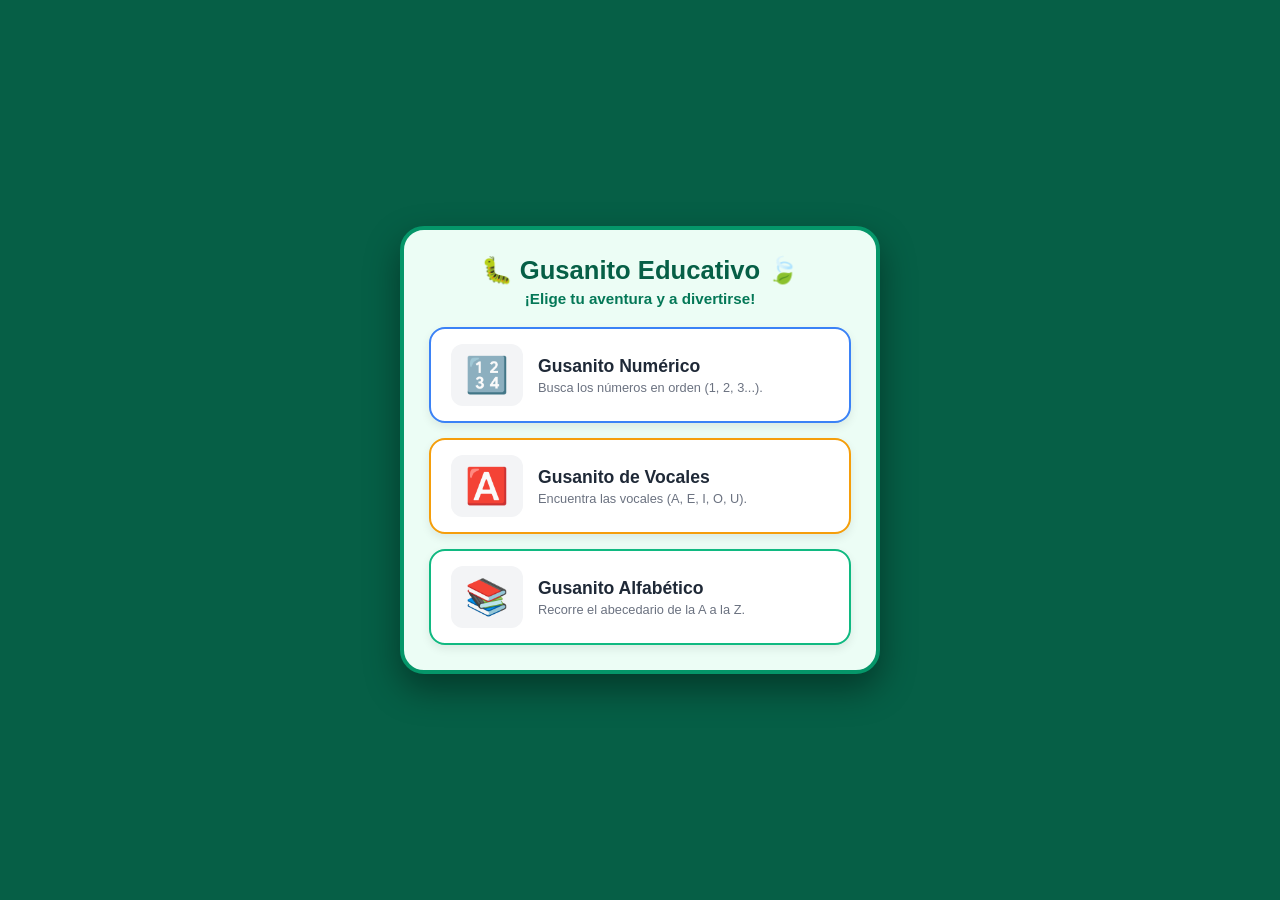
<file: index.html>
<!DOCTYPE html>
<html lang="es">
<head>
    <meta charset="UTF-8">
    <meta name="viewport" content="width=device-width, initial-scale=1.0">
    <title>Menú - Gusanito Educativo 🐛</title>
    <link rel="stylesheet" href="style.css">
</head>
<body>

    <div class="menu-container">
        <h1>🐛 Gusanito Educativo 🍃</h1>
        <p class="menu-subtitle">¡Elige tu aventura y a divertirse!</p>

        <div class="modes-grid">
            <!-- Opción 1: Números -->
            <a href="juego.html?modo=numeros" class="mode-card card-numbers">
                <div class="card-icon">🔢</div>
                <div>
                    <h2>Gusanito Numérico</h2>
                    <p>Busca los números en orden (1, 2, 3...).</p>
                </div>
            </a>

            <!-- Opción 2: Vocales -->
            <a href="juego.html?modo=vocales" class="mode-card card-vowels">
                <div class="card-icon">🅰️</div>
                <div>
                    <h2>Gusanito de Vocales</h2>
                    <p>Encuentra las vocales (A, E, I, O, U).</p>
                </div>
            </a>

            <!-- Opción 3: Abecedario -->
            <a href="juego.html?modo=abecedario" class="mode-card card-alphabet">
                <div class="card-icon">📚</div>
                <div>
                    <h2>Gusanito Alfabético</h2>
                    <p>Recorre el abecedario de la A a la Z.</p>
                </div>
            </a>
        </div>
    </div>

</body>
</html>
</file>
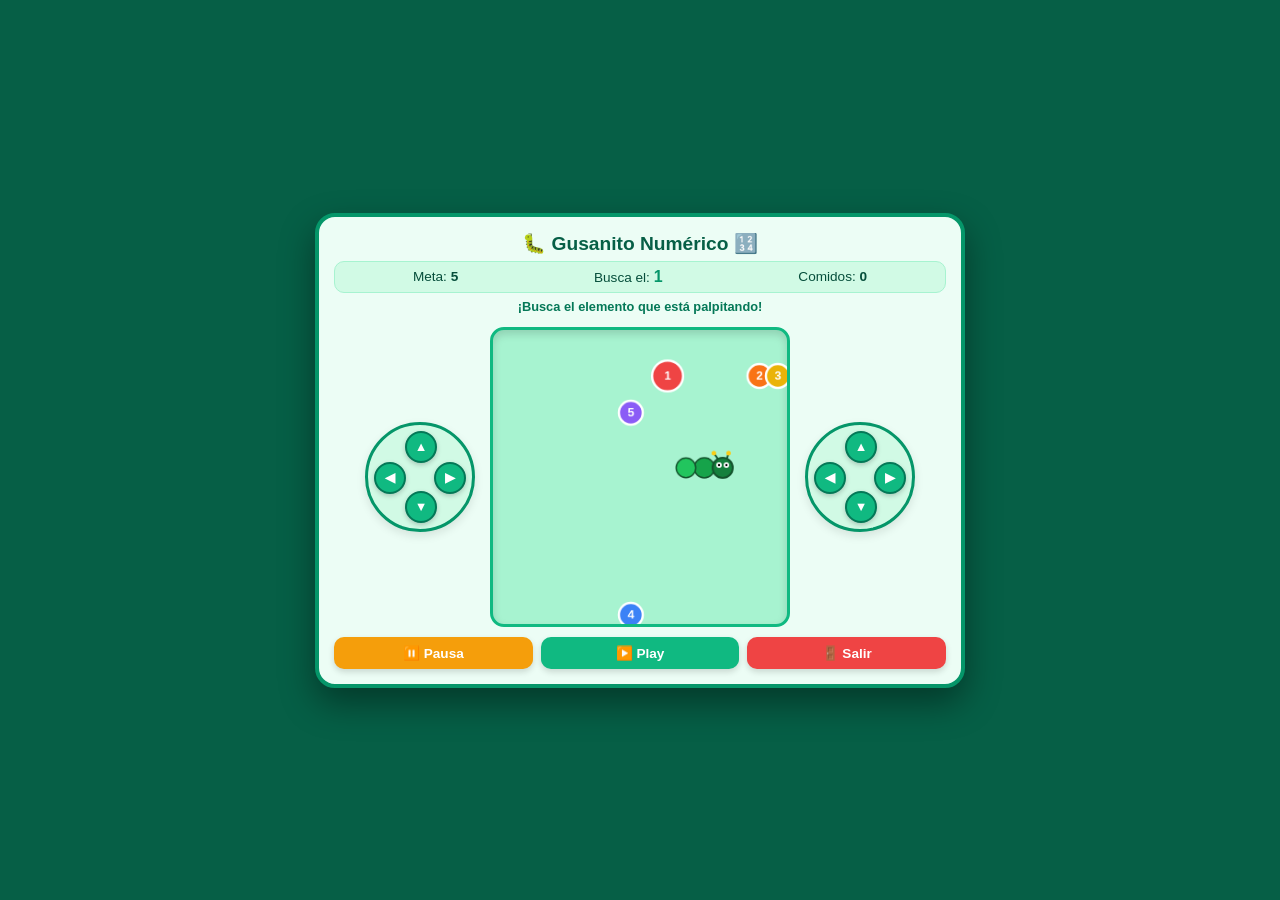
<file: juego.html>
<!DOCTYPE html>
<html lang="es">
<head>
    <meta charset="UTF-8">
    <meta name="viewport" content="width=device-width, initial-scale=1.0, user-scalable=no">
    <title>Gusanito Educativo</title>
    <link rel="stylesheet" href="style.css">
</head>
<body>

    <div class="game-container">
        <h1 id="game-title">🐛 Gusanito Educativo 🍃</h1>

        <!-- Panel de Estado -->
        <div class="status-panel">
            <div id="label-meta">Meta: <strong id="max-target">5</strong></div>
            <div>Busca el: <strong id="next-target" class="target-highlight">1</strong></div>
            <div>Comidos: <strong id="score">0</strong></div>
        </div>

        <div class="message" id="message">¡Busca el elemento que está palpitando!</div>

       <!-- Diseño de controles y lienzo -->
        <div class="game-layout">
            
            <!-- D-pad Superior (Solo aparecerá en horizontal / landscape) -->
            <div class="dpad-wrapper dpad-top">
                <div class="dpad">
                    <button class="ctrl-btn btn-up" onclick="changeDirection('UP')">▲</button>
                    <button class="ctrl-btn btn-left" onclick="changeDirection('LEFT')">◀</button>
                    <button class="ctrl-btn btn-right" onclick="changeDirection('RIGHT')">▶</button>
                    <button class="ctrl-btn btn-down" onclick="changeDirection('DOWN')">▼</button>
                </div>
            </div>

            <!-- Lienzo del juego -->
            <canvas id="gameCanvas" width="320" height="320"></canvas>

            <!-- D-pad Inferior (Aparecerá siempre, y en vertical será el único) -->
            <div class="dpad-wrapper dpad-bottom">
                <div class="dpad">
                    <button class="ctrl-btn btn-up" onclick="changeDirection('UP')">▲</button>
                    <button class="ctrl-btn btn-left" onclick="changeDirection('LEFT')">◀</button>
                    <button class="ctrl-btn btn-right" onclick="changeDirection('RIGHT')">▶</button>
                    <button class="ctrl-btn btn-down" onclick="changeDirection('DOWN')">▼</button>
                </div>
            </div>

        </div>

        <!-- Botones de Acción Inferiores -->
        <div class="control-panel-buttons">
            <button class="action-btn btn-pause" onclick="pauseGame()">⏸️ Pausa</button>
            <button class="action-btn btn-play" onclick="resumeGame()">▶️ Play</button>
            <button class="action-btn btn-exit" onclick="exitGame()">🚪 Salir</button>
        </div>
    </div>

    <script src="script.js"></script>
</body>
</html>
</file>
<file: style.css>
* {
    box-sizing: border-box;
    margin: 0;
    padding: 0;
    font-family: 'Segoe UI', Tahoma, Geneva, Verdana, sans-serif;
    user-select: none;
}

body {
    background: #065f46;
    display: flex;
    justify-content: center;
    align-items: center;
    min-height: 100vh;
    padding: 10px;
}

/* Contenedor del Menú Principal */
.menu-container {
    background: #ecfdf5;
    padding: 25px;
    border-radius: 24px;
    box-shadow: 0 15px 35px rgba(0,0,0,0.4);
    text-align: center;
    max-width: 480px;
    width: 100%;
    border: 4px solid #059669;
}

.menu-container h1 {
    color: #065f46;
    margin-bottom: 5px;
    font-size: 1.6rem;
}

.menu-subtitle {
    color: #047857;
    font-size: 0.95rem;
    margin-bottom: 20px;
    font-weight: 600;
}

.modes-grid {
    display: flex;
    flex-direction: column;
    gap: 15px;
}

.mode-card {
    background: white;
    padding: 15px 20px;
    border-radius: 16px;
    text-decoration: none;
    display: flex;
    align-items: center;
    gap: 15px;
    box-shadow: 0 4px 10px rgba(0,0,0,0.08);
    border: 2px solid transparent;
    transition: transform 0.2s, box-shadow 0.2s, border-color 0.2s;
    text-align: left;
}

.mode-card:hover {
    transform: translateY(-3px);
    box-shadow: 0 6px 15px rgba(0,0,0,0.15);
}

.card-numbers { border-color: #3b82f6; }
.card-numbers:hover { background: #eff6ff; }

.card-vowels { border-color: #f59e0b; }
.card-vowels:hover { background: #fffbeb; }

.card-alphabet { border-color: #10b981; }
.card-alphabet:hover { background: #f0fdf4; }

.card-icon {
    font-size: 2.2rem;
    background: #f3f4f6;
    padding: 10px 14px;
    border-radius: 12px;
}

.mode-card h2 {
    font-size: 1.1rem;
    color: #1f2937;
    margin-bottom: 3px;
}

.mode-card p {
    font-size: 0.8rem;
    color: #6b7280;
}

/* Contenedor del Juego */
.game-container {
    background: #ecfdf5;
    padding: 15px;
    border-radius: 20px;
    box-shadow: 0 15px 35px rgba(0,0,0,0.4);
    text-align: center;
    max-width: 650px;
    width: 100%;
    border: 4px solid #059669;
}

.game-container h1 {
    color: #065f46;
    margin-bottom: 6px;
    font-size: 1.2rem;
}

.status-panel {
    display: flex;
    justify-content: space-around;
    align-items: center;
    background: #d1fae5;
    padding: 6px 10px;
    border-radius: 10px;
    margin-bottom: 6px;
    color: #064e3b;
    font-size: 0.85rem;
    border: 1.5px solid #a7f3d0;
}

.target-highlight {
    color: #059669;
    font-size: 1rem;
    font-weight: bold;
}

.message {
    font-weight: bold;
    font-size: 0.8rem;
    color: #047857;
    margin-bottom: 8px;
    min-height: 20px;
}
.dpad-top {
    display: none;
}

/* Diseño del juego y controles laterales */
.game-layout {
    display: flex;
    flex-direction: column;
    align-items: center;
    gap: 10px;
    margin-bottom: 10px;

}

.dpad-wrapper {
    display: flex;
    flex-direction: column;
    align-items: center;
}

/* D-pad circular */
.dpad {
    position: relative;
    width: 110px;
    height: 110px;
    background: #d1fae5;
    border-radius: 50%;
    border: 3px solid #059669;
    box-shadow: 0 4px 10px rgba(0,0,0,0.1);
}

.ctrl-btn {
    position: absolute;
    background: #10b981;
    color: white;
    border: 2px solid #047857;
    font-size: 0.8rem;
    font-weight: bold;
    width: 32px;
    height: 32px;
    border-radius: 50%;
    cursor: pointer;
    display: flex;
    align-items: center;
    justify-content: center;
    transition: background 0.1s, transform 0.1s;
    box-shadow: 0 2px 5px rgba(0,0,0,0.2);
}

.ctrl-btn:active {
    background: #047857;
    transform: scale(0.90);
}

/* Posiciones precisas en cruz */
.btn-up    { top: 6px;   left: 37px; }
.btn-down  { bottom: 6px;left: 37px; }
.btn-left  { top: 37px;  left: 6px; }
.btn-right { top: 37px;  right: 6px; }

canvas {
    background: #a7f3d0;
    border-radius: 14px;
    display: block;
    box-shadow: inset 0 4px 8px rgba(0,0,0,0.15);
    border: 3px solid #10b981;
    width: 300px;
    height: 300px;
}

/* Panel de botones inferiores */
.control-panel-buttons {
    display: flex;
    gap: 8px;
    justify-content: center;
}

.action-btn {
    flex: 1;
    color: white;
    border: none;
    padding: 8px 6px;
    border-radius: 10px;
    cursor: pointer;
    font-weight: bold;
    font-size: 0.85rem;
    box-shadow: 0 3px 6px rgba(0,0,0,0.15);
    transition: background 0.1s, transform 0.1s;
}

.action-btn:active {
    transform: scale(0.96);
}

.btn-pause { background: #f59e0b; }
.btn-play { background: #10b981; }
.btn-exit { background: #ef4444; }

@media (min-width: 768px), (orientation: landscape) and (max-height: 600px) {
    .dpad-top {
        display: flex;
    }
    .game-layout {
        flex-direction: row;
        justify-content: center;
        gap: 15px;
    }
    
}
</file>
